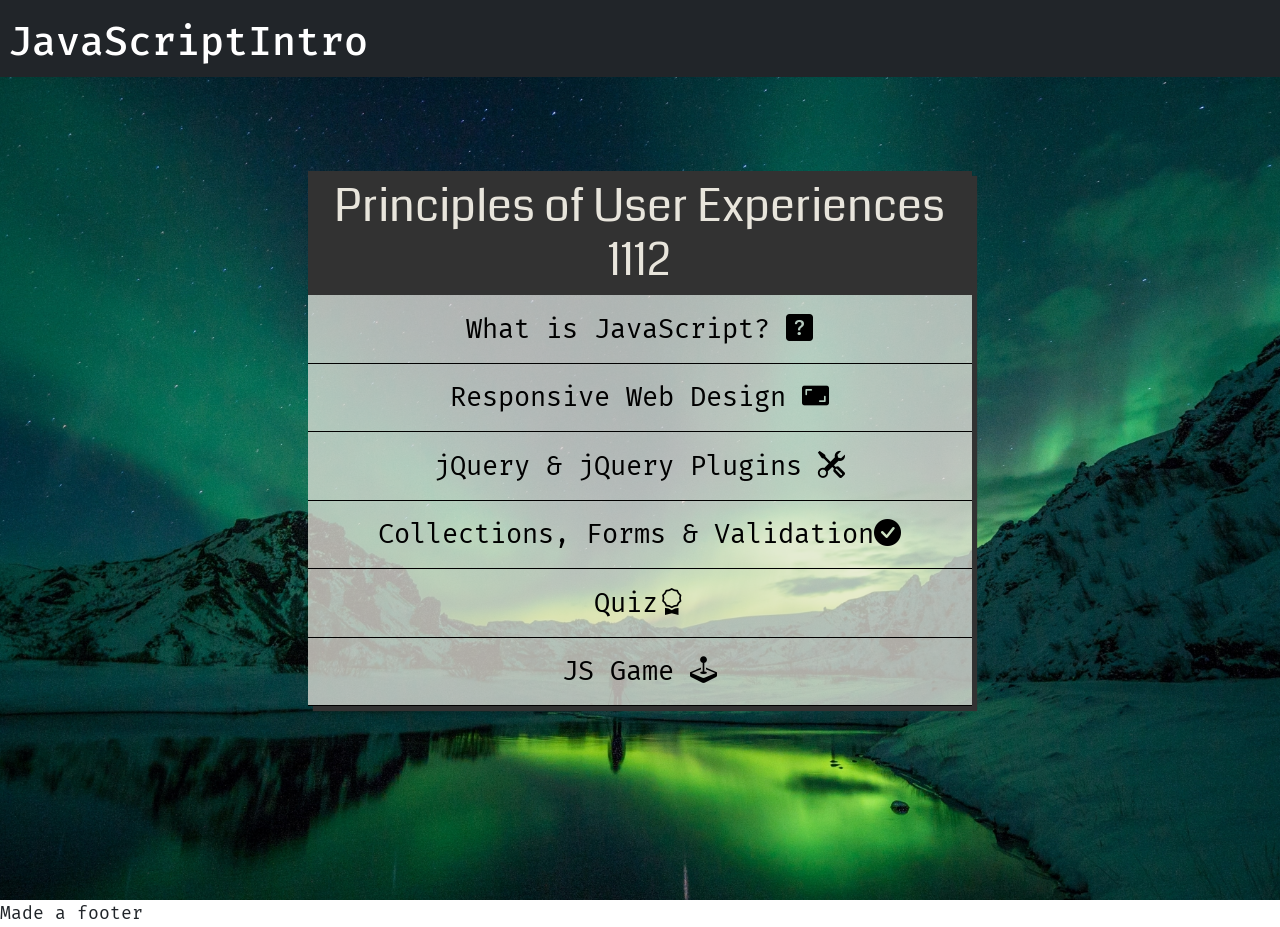
<file: index.html>
<!DOCTYPE html>
<html>
<head>
    <title>Principles of User Experience | Home</title>
    <meta name="viewport" content="width=device-width, initial-scale=1">
    <meta name="description" content="Welcome to an info site about JavaScript and front-end development practices." />
    <meta name="Author" content="Centriq Training" />
    <link rel="icon" type="image/png" sizes="32x32" href="/favicon-32x32.png">
    <link rel="icon" type="image/png" sizes="16x16" href="/favicon-16x16.png">
    <!-- Bootstrap Styling -->
    <link rel="stylesheet" href="css/vendor/bootstrap.min.css">

    <!-- Bootstrap icon CDN -->
    <link rel="stylesheet" href="https://cdn.jsdelivr.net/npm/bootstrap-icons@1.7.2/font/bootstrap-icons.css">

    <!-- Custom Styling -->
    <link rel="stylesheet" href="css/custom.css" />
</head>
<body>
    <header class="bg-dark text-white p-2">
        <h1>JavaScript<span id="spanToStyle">Intro</span></h1>
    </header>  
    <main id="bg">
        <div class="wrapper">
            <section class="landing">
                <div class="landingContainer">
                    <h1 class="p-2">Principles of User Experiences 1112</h1>
                    <ul>
                        <li>
                            <a href="/jsintro.html">What is JavaScript? <i class="bi bi-question-square-fill"></i></a>
                        </li>
                        <li>
                            <a href="/responsive.html">Responsive Web Design <i class="bi bi-aspect-ratio-fill"></i></a>
                        </li>
                        <li>
                            <a href="/jquery.html">jQuery & jQuery Plugins <i class="bi bi-tools"></i></a>
                        </li>
                        <li>
                            <a href="/collections.html">Collections, Forms & Validation<i
                                    class="bi bi-check-circle-fill"></i></a>
                        </li>
                        <li>
                            <a href="/quiz.html">Quiz<i
                                    class="bi bi-award"></i></a>
                        </li>
                        <li>
                            <a href="/game.html">JS Game <i class="bi bi-joystick"></i></a>
                        </li>
                    </ul>
                </div>
                
            </section>
        </div>
    </main>
    <footer>
        Made a footer
    </footer>
    <!--The script below will incoporate the JS written into main.js. Now, when index.html loads,
    it will also load main.js, We order the script tags in order of dependency in HTML files -->
    <script src="/js/main.js"></script>
</body>
</html>
</file>
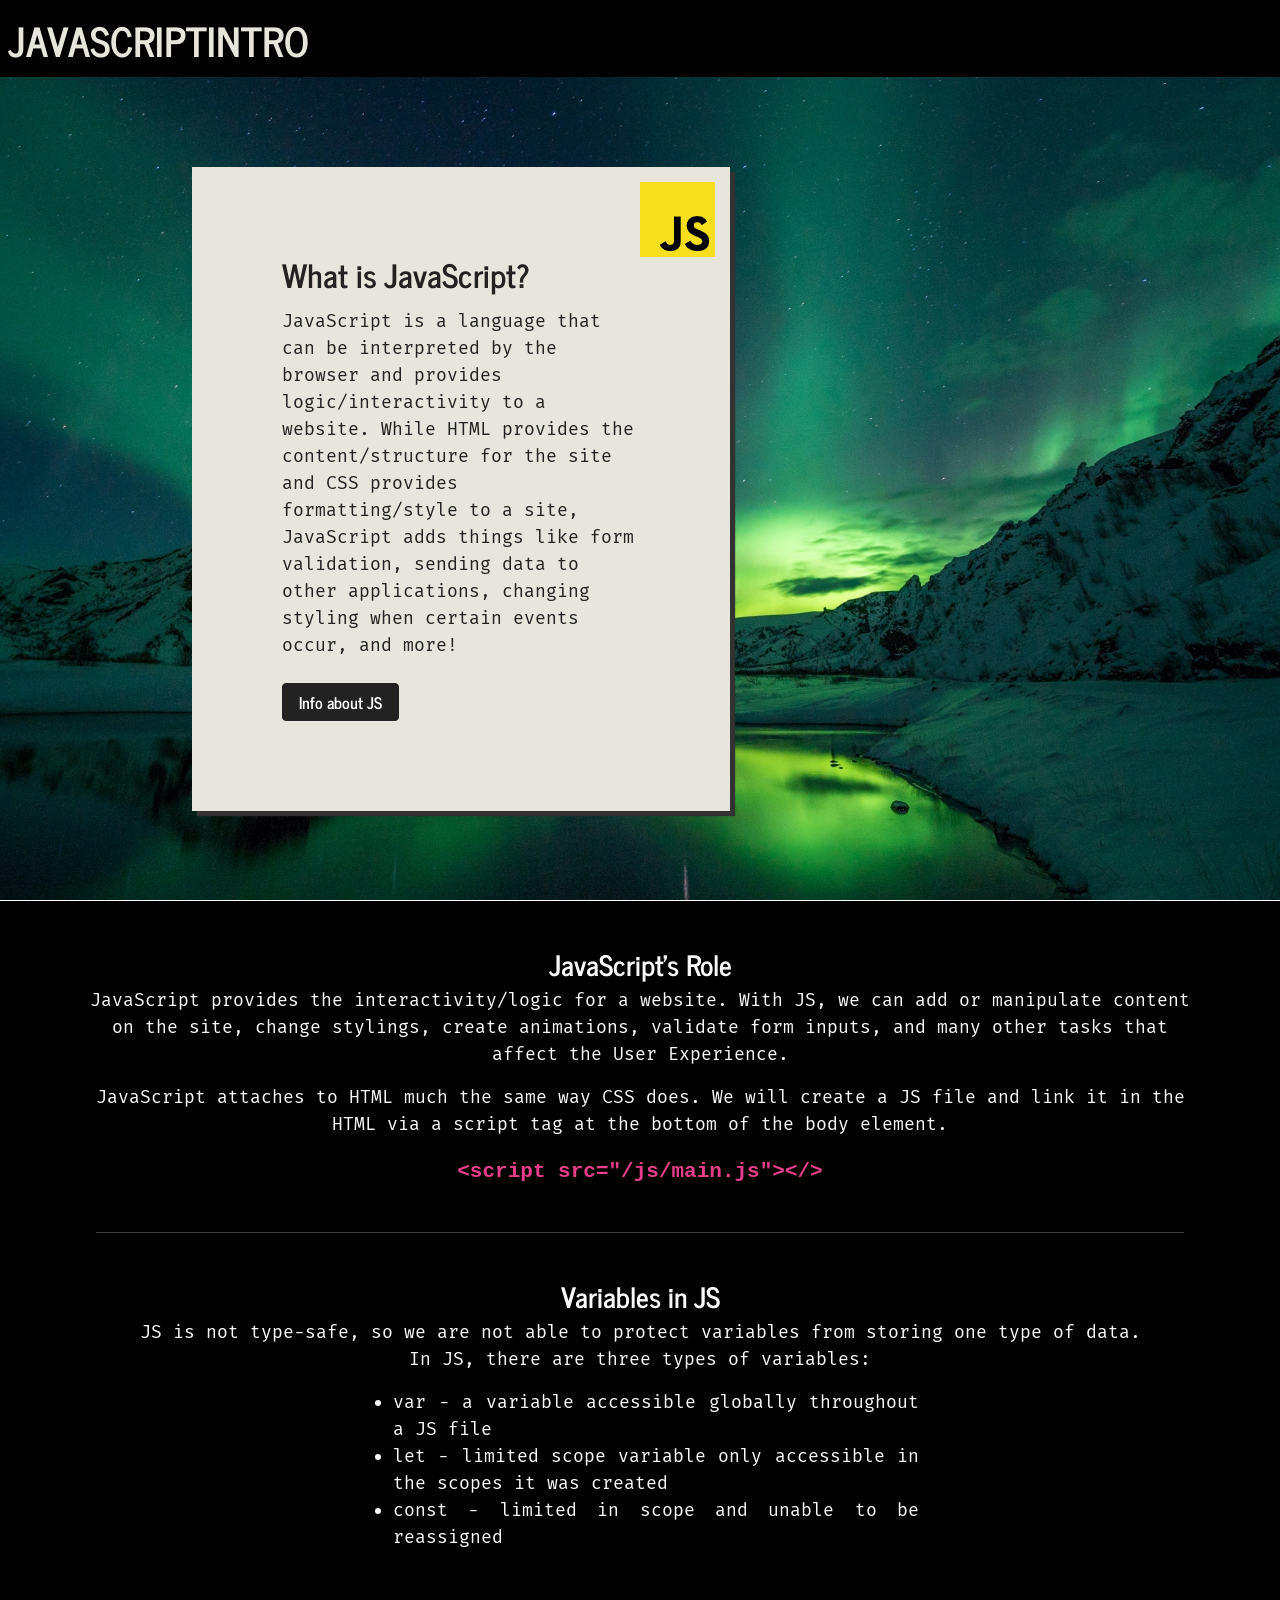
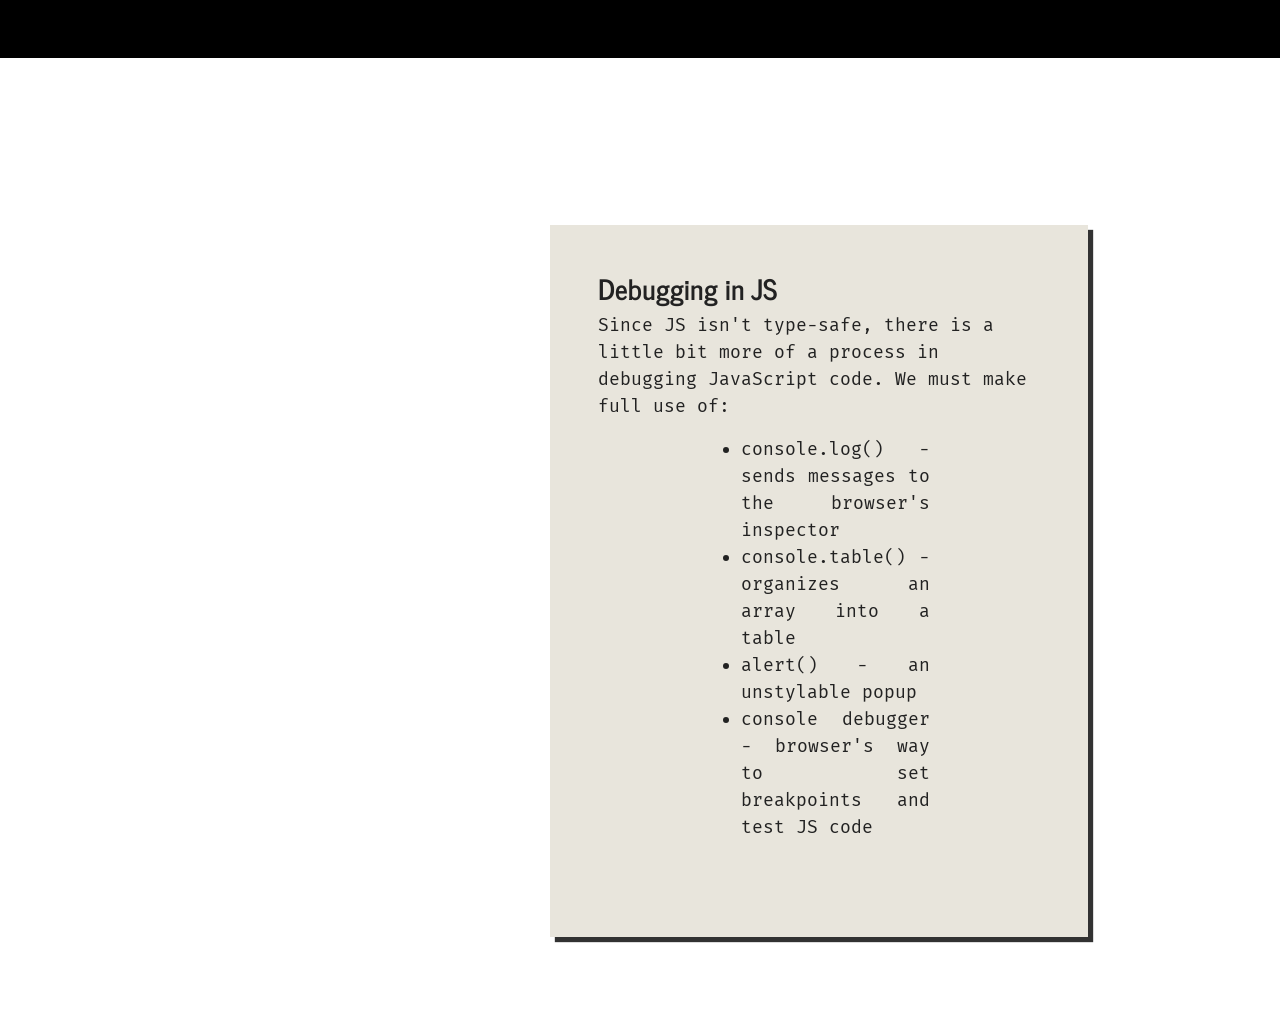
<file: jsintro.html>
<!DOCTYPE html>
<html>

<head>
    <title>Principles of User Experience | JS INTRO</title>
    <meta name="viewport" content="width=device-width, initial-scale=1">
    <meta name="description" content="Welcome to an info site about JavaScript and front-end development practices." />
    <meta name="Author" content="Centriq Training" />
    <link rel="icon" type="image/png" sizes="32x32" href="/favicon-32x32.png">
    <link rel="icon" type="image/png" sizes="16x16" href="/favicon-16x16.png">
    <!-- Bootstrap Styling -->
    <link rel="stylesheet" href="/css/vendor/bootstrap.min.css">

    <!-- Bootstrap icon CDN -->
    <link rel="stylesheet" href="https://cdn.jsdelivr.net/npm/bootstrap-icons@1.7.2/font/bootstrap-icons.css">

    <!-- Bootstrap Theme Styling -->
    <link rel="stylesheet" href="/css/vendor/journal.min.css" id="theme" />
    
    <!-- Custom Styling -->
    <link rel="stylesheet" href="/css/custom.css" />
</head>

<body>
    <header class="bg-dark text-white p-2">
        <a href="/" class="navbar-brand">
            <h1>JavaScript<span id="spanToStyle">Intro</span></h1>
        </a>       
    </header>
    
    <main id="bg">
        <section class="about">
            <div class="introContainer">
                <article class="introToJS text-dark">
                    <h2>What is JavaScript?</h2>
                    <p class="mt-3">JavaScript is a language that can be interpreted by the browser and provides
                        logic/interactivity to a website. While HTML provides the content/structure for the site and CSS
                        provides formatting/style to a site, JavaScript adds things like form validation, sending data
                        to
                        other
                        applications, changing styling when certain events occur, and more!</p>
                    <a class="btn btn-dark mt-2" href="https://developer.mozilla.org/en-US/docs/Web/JavaScript"
                        target="_blank" rel="noreferrer">Info about JS</a>
                    <img src="/images/JSLogo.png" alt="JavaScript logo" class="img-responsive" />
                </article>
            </div>
            <article class="bg-dark text-light mb-5 p-5 text-center">
                <div class="container">
                    <section>
                        <h3>JavaScript's Role</h3>
                        <p>
                            JavaScript provides the interactivity/logic for a website. With JS, we can add or manipulate
                            content on the site, change stylings, create animations, validate form inputs, and many
                            other
                            tasks that affect the User Experience.
                        </p>
                        <p>JavaScript attaches to HTML much the same way CSS does. We will create a JS file and link it
                            in
                            the HTML via a script tag at the bottom of the body element.
                            <br>
                        <h4><code>&lt;script src="/js/main.js"&gt;&lt;/&gt;</code></h4>
                        </p>
                    </section>
                </div>
                <hr class="m-5" />
                <div class="container">
                    <section>
                        <h3>Variables in JS</h3>
                        <p>JS is not type-safe, so we are not able to protect variables from storing one type of data.
                            <br />
                            In JS, there are three types of variables:
                        <ul>
                            <li>var - a variable accessible globally throughout a JS file</li>
                            <li>let - limited scope variable only accessible in the scopes it was created</li>
                            <li>const - limited in scope and unable to be reassigned</li>
                        </ul>
                        </p>
                        <br />                   
                        <p id="foo"></p>
                    </section>
                </div>
                <!-- JSINTRO END STEP 7 -->
            </article>
            <!-- JSINTRO - STEP 14 -->
            <div class="introContainer debug">
                <article class="introToJS p-5 text-dark">
                    <div class="mb-5">
                        <h3>Debugging in JS</h3>
                        <p>Since JS isn't type-safe, there is a little bit more of a process in debugging JavaScript
                            code.
                            We must make full use of:
                        <ul>
                            <li>console.log() - sends messages to the browser's inspector</li>
                            <li>console.table() - organizes an array into a table</li>
                            <li>alert() - an unstylable popup</li>
                            <li>console debugger - browser's way to set breakpoints and test JS code</li>
                        </ul>
                        </p>
                    </div>
                </article>
            </div>
         
        </section>
    </main>

    <script src="/js/vendor/jquery-3.6.0.min.js"></script>
    <script src="/js//vendor/bootstrap.min.js"></script>
</body>

</html>
</file>
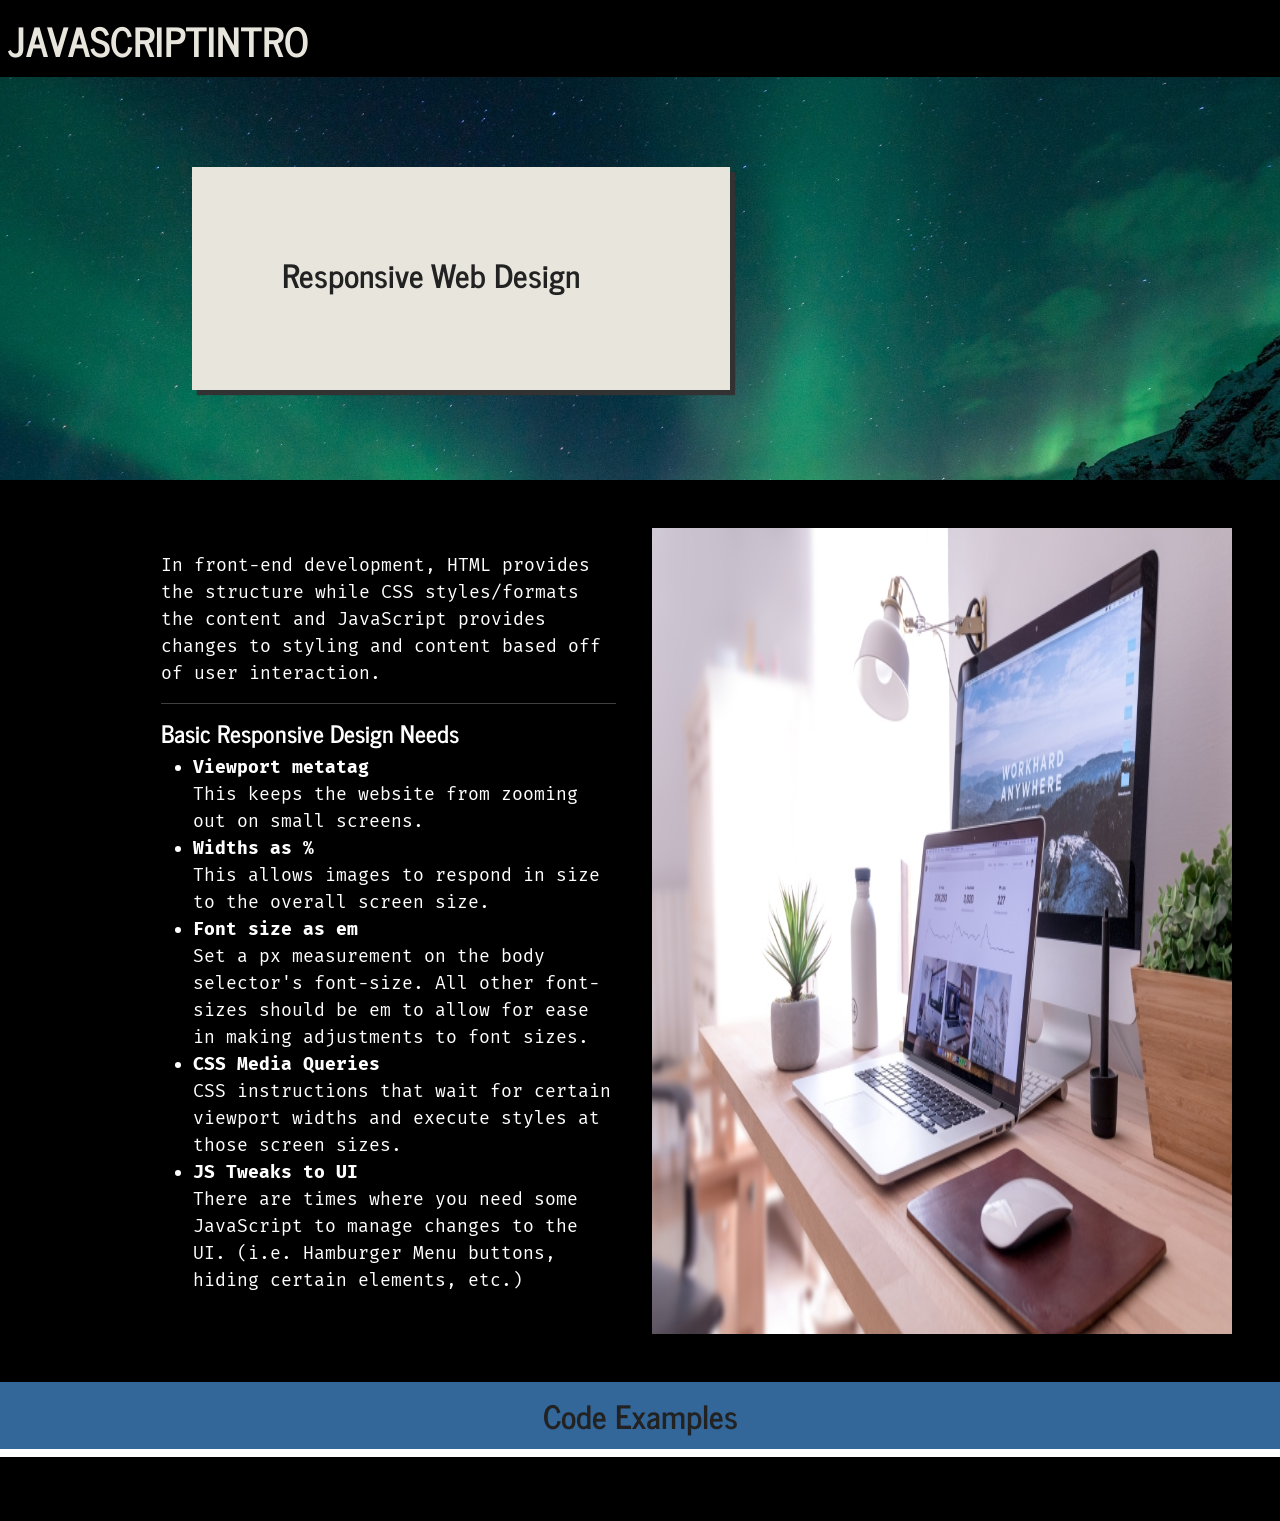
<file: responsive.html>
<!DOCTYPE html>
<html>

<head>
    <title>Principles of User Experience | Responsive Web Design</title>
    <meta name="description" content="Welcome to an info site about JavaScript and front-end development practices." />
    <meta name="Author" content="Centriq Training" />
    <link rel="icon" type="image/png" sizes="32x32" href="/favicon-32x32.png">
    <link rel="icon" type="image/png" sizes="16x16" href="/favicon-16x16.png">
    <!-- Bootstrap Styling -->
    <link rel="stylesheet" href="/css/vendor/bootstrap.min.css">

    <!-- Bootstrap icon CDN -->
    <link rel="stylesheet" href="https://cdn.jsdelivr.net/npm/bootstrap-icons@1.7.2/font/bootstrap-icons.css">

    <!-- Bootstrap Theme Styling -->
    <link rel="stylesheet" href="/css/vendor/journal.min.css" />

    <!-- Custom Styling -->
    <link rel="stylesheet" href="/css/custom.css" />
</head>

<body>
    <header class="bg-dark text-white p-2">        
        <a href="/" class="navbar-brand">
            <h1>JavaScript<span id="spanToStyle">Intro</span></h1>
        </a>       
    </header>    
    <main id="bg">
        <section class="responsive">
            <div class="introContainer">                
                <article class="introToJS text-dark">
                    <h2>Responsive Web Design</h2>
                </article>
            </div>
            <article class="bg-dark text-white p-5">
                <div class="row">
                    <div class="col-md-5 offset-md-1 p-4">
                        <p>In front-end development, HTML provides the structure while CSS styles/formats the content and JavaScript provides changes to styling and content based off of user interaction.</p>
                        <hr/>
                        <h2 class="fs-4">Basic Responsive Design Needs</h2>    
                        <ul>
                                <li><strong>Viewport metatag</strong><br/>This keeps the website from zooming out on small screens.</li>
                                <li><strong>Widths as %</strong><br/>This allows images to respond in size to the overall screen size.</li>
                                <li><strong>Font size as em</strong><br/>Set a px measurement on the body selector's font-size. All other font-sizes should be em to allow for ease in making adjustments to font sizes.</li>
                                <li><strong>CSS Media Queries</strong><br/>CSS instructions that wait for certain viewport widths and execute styles at those screen sizes.</li>
                                <li><strong>JS Tweaks to UI</strong><br/>There are times where you need some JavaScript to manage changes to the UI. (i.e. Hamburger Menu buttons, hiding certain elements, etc.)</li>
                            </ul>
                    </div>
                    <img src="/images/response.jpg" class="col-md-6" />
                </div>
            </article>
            <h2 class="bg-info text-dark text-center p-3">Code Examples</h2>        
        </section>
    </main>
    <footer class="text-white bg-dark p-4">
        <p class="text-center" id="copyright"></p>
    </footer>


    <script src="/js/vendor/jquery-3.6.0.min.js"></script>
    <script src="/js/vendor/bootstrap.min.js"></script>
    
    <script src="/js/main.js"></script>
</body>

</html>
</file>
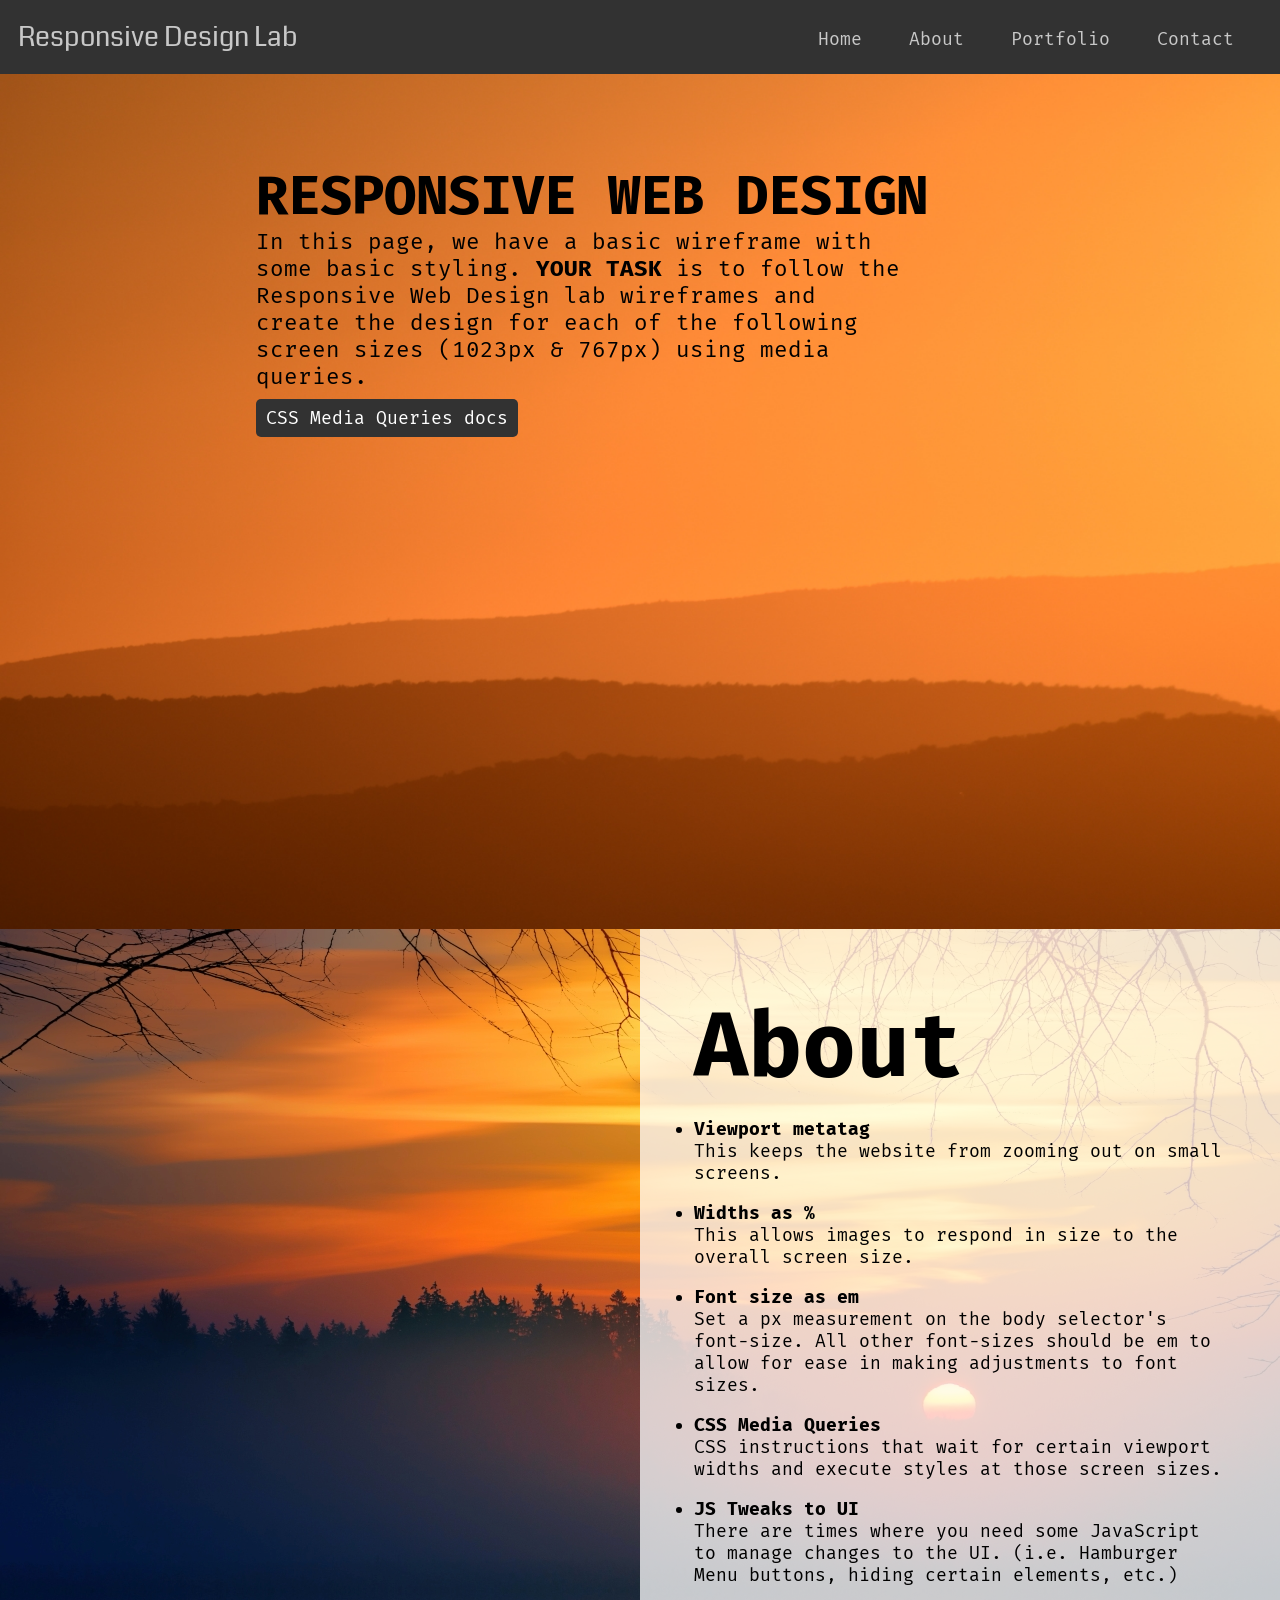
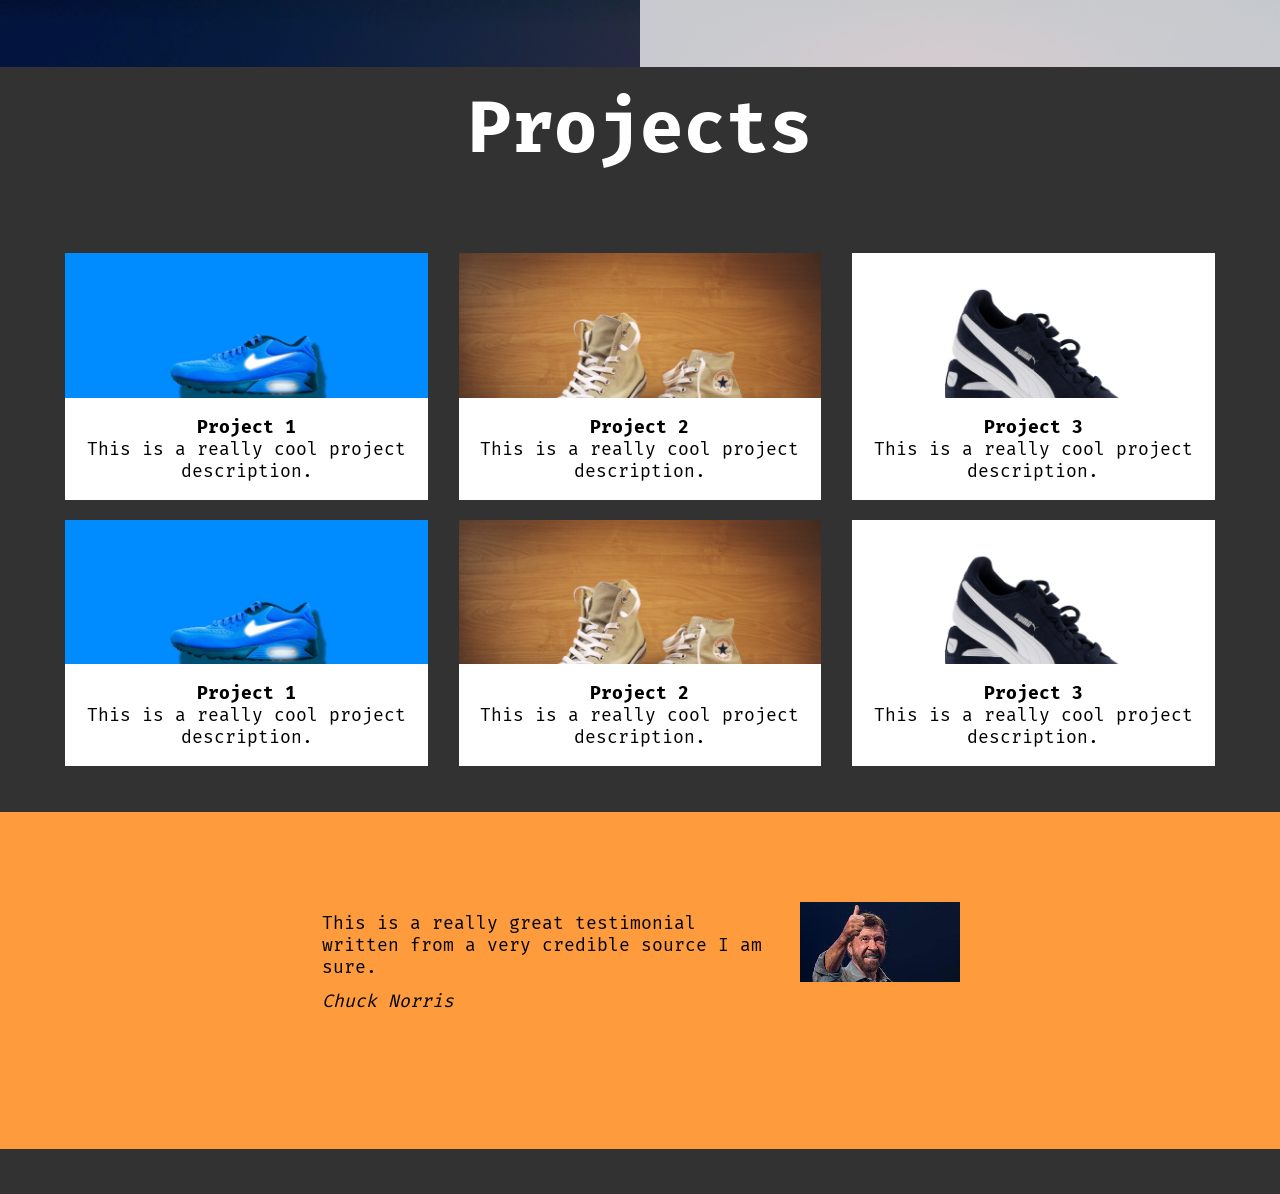
<file: wireframe.html>
<!DOCTYPE html>
<html>

<head>
    <title>Responsive Design Lab</title>
    <meta name="description" content="This is a lab assignment for TekLadder students"/>
    <link href="/css/rwdLab.css" rel="stylesheet" />
</head>
<body>
    <header>
        <a href="/index.html" class="brand">Responsive Design Lab</a>
        <nav>
            <ul class="topNav">
                <li>
                    <a href="#">
                        Home
                    </a>
                </li>
                <li>
                    <a href="#">
                        About
                    </a>
                </li>
                <li>
                    <a href="#">
                        Portfolio
                    </a>
                </li>
                <li>
                    <a href="#">
                        Contact
                    </a>
                </li>
            </ul>
        </nav>
    </header>
    <main>
        <section class="banner">
            <div>
                <h2>Responsive Web Design</h2>
                <p>In this page, we have a basic wireframe with some basic styling. <strong>YOUR TASK</strong> is to follow
                    the Responsive Web Design lab wireframes and create the design for each of the following screen sizes
                    (1023px & 767px) using media queries.</p>
                <a class="btn btn-dark" href="https://www.w3schools.com/cssref/css3_pr_mediaquery.asp" target="_blank" rel="noreferrer">CSS Media
                    Queries docs</a>
            </div>
        </section>
        <section class="about">
            <article>
                <h3>About</h3>
                <ul>
                    <li><strong>Viewport metatag</strong><br/>This keeps the website from zooming out on small screens.</li>
                    <li><strong>Widths as %</strong><br/>This allows images to respond in size to the overall screen size.</li>
                    <li><strong>Font size as em</strong><br/>Set a px measurement on the body selector's font-size. All other font-sizes should be em to allow for ease in making adjustments to font sizes.</li>
                    <li><strong>CSS Media Queries</strong><br/>CSS instructions that wait for certain viewport widths and execute styles at those screen sizes.</li>
                    <li><strong>JS Tweaks to UI</strong><br/>There are times where you need some JavaScript to manage changes to the UI. (i.e. Hamburger Menu buttons, hiding certain elements, etc.)</li>
                </ul>
            </article>
        </section>
        <section class="projects">
            <h3>Projects</h3>
            <article class="project-container">
                <section class="single-project">
                    <img src="/images/shoe1.jpg" />
                    <div>
                        <h4>Project 1</h4>
                        <p>This is a really cool project description.</p>
                    </div>
                </section>
                <section class="single-project">
                    <img src="/images/shoe2.jpg" />
                    <div>
                        <h4>Project 2</h4>
                        <p>This is a really cool project description.</p>
                    </div>
                </section>
                <section class="single-project">
                    <img src="/images/shoe3.jpg" />
                    <div>
                        <h4>Project 3</h4>
                        <p>This is a really cool project description.</p>
                    </div>
                </section>
                <section class="single-project">
                    <img src="/images/shoe1.jpg" />
                    <div>
                        <h4>Project 1</h4>
                        <p>This is a really cool project description.</p>
                    </div>
                </section>
                <section class="single-project">
                    <img src="/images/shoe2.jpg" />
                    <div>
                        <h4>Project 2</h4>
                        <p>This is a really cool project description.</p>
                    </div>
                </section>
                <section class="single-project">
                    <img src="/images/shoe3.jpg" />
                    <div>
                        <h4>Project 3</h4>
                        <p>This is a really cool project description.</p>
                    </div>
                </section>
                </div>
        </section>
        <section class="testimonial">
            <img src="/images/chuck.jpg" alt="Chuck Norris could make this picture load!"/>
            <p>This is a really great testimonial written from a very credible source I am sure.</p>
            <p><em>Chuck Norris</em></p>
        </section>
    </main>
    <footer>
        <p id="copyright"></p>
    </footer>
    <script src="/js/vendor/jquery-3.6.0.min.js"></script>
</body>
</html>
</file>
<file: css/custom.css>
/* #region General Styles */
@import url("https://fonts.googleapis.com/css2?family=Coda&family=Fira+Mono:wght@400;500;700&display=swap");

/*  Fonts
 font-family: 'Coda', cursive;
font-family: 'Fira Mono', monospace;

    Colors
    light: rgb(232,229,220)
    blue: rgb(6,26,63)
    orangered: rgb(254,69,31)
 */
* {
  padding: 0;
  margin: 0;
  outline: none;
  border: none;
}

body {
  font-size: 18px;
  font-family: "Fira Mono", monospace;
}

main {
  background-image: url(/images/landing3.jpg);
  background-size: cover;
  background-position: center;
  background-repeat: no-repeat;
  background-attachment: fixed;
}

a {
  color: rgb(232, 229, 220);
  text-decoration: none;
  transition: .25s;
}


a:hover {
  color: rgb(254, 69, 31);
}

.color {
  color: rgb(0, 0, 0);
  background-color: rgb(232, 229, 220);
}

.wrapper {
  padding: 2em;
}

/* #endregion */

/* #region Landing Page */
section.landing {
  min-height: 92vh;
  padding-top: 15vh;
  text-align: center;
}
section.landing h1 {
  font-family: "Coda", cursive;
  font-size: 2.5em;
  background-color: rgb(50, 50, 50);
  color: rgb(232, 229, 220);
  margin: 0 auto;
}
section.landing ul {
  list-style-type: none;
  padding: 0;
  margin-top: 0;
  background-color: rgb(232, 229, 220, 0.75);
}

section.landing div.landingContainer {
  width: 55%;
  margin: auto;
  box-shadow: 5px 5px 1px rgb(50, 50, 50);
}
section.landing ul li {
  margin-left: 0;
  width: 100%;
}
section.landing a {
  display: block;
  font-size: 1.5em;
  padding: 0.5em;
  color: rgb(0, 0, 0);
  border-bottom: 1px solid black;
  transition: 0.25s ease;
}

section.landing a:hover {
  background-color: rgb(232, 229, 220);
  color: rgb(254, 69, 31);
}
/* #endregion */
/* #region JSINTRO */
/* Position is a property that allows us to customize where an element will go in the layout. By default, all elements are position: static. 
    Static - default
    Relative - a relative position from the static positioning
        -Good for moving an item a very small distance on the screen
    Absolute - detail the exact position an element will go on the screen
        -Good for moving an item to an exact position in a layout
        -Similar to a float in that it pulls the element from the layout and can result in content that is overlayed on top of other content.
    Fixed - The element will remain at the location in your screen no matter where you scroll...good for navigations that you want to stay at the top of the screen

With all of these property: value pairs, you will want to use the top, left, right, and bottom properties to detail the position you want it to take in the layout
*/
div.introContainer {
  padding: 5em 15vw;
  position: relative;
  margin-top: 4.25em;
}


.introToJS {
  background-color: rgb(232, 229, 220);
  width: 60%;
  padding: 5em;
  box-shadow: 5px 5px 1px rgb(50, 50, 50);
  position: relative;
}


.introToJS img {
  position: absolute;
  top: 15px;
  right: 15px;
  width: 75px;
  height: 75px;
}

.about ul {
  text-align: justify;
  width: 50%;
  margin: auto;
}

div.introContainer.debug .introToJS{
  width: 60%;
  margin-left: 40%;
}
/* #endregion */
/* #region RWD */

/* #region Menu */
header {
  height: 4.25em;
  position: fixed;
  top: 0;
  left:0;
  width: 100%;
  z-index: 10000;
}
header h1 {
  padding-top: .25em;
}
#menu {
  background-color: rgba(232,229,220, .95);
  padding: 0;
  width: 0;
  position: fixed;
  top: 0;
  right: 0;
  height: 0;
  text-align: center;
  font-family: 'Coda', cursive;
  overflow: hidden;
  transition: .25s ease;
  z-index: 100000;
}

#menu h2 {
  font-style: italic;
}

#menu button#close {
  position: absolute;
  top: .75em;
  right: .75em;
  font-size: 1.5em;
  background: none;
  transition: .25s ease;
}

button#closeButton i#closeButton:hover{
  color: rgb(254, 69, 31) !important;
}

#menu button:hover {
  color: rgb(254,69,31);
}

#hamburger {
  background: none;
  color: rgb(232,229,220);
  border-radius: 1px;
  padding: 0 .25em;
  font-size: 2.5em;
  position: absolute;
  top: 2px;
  right: 2px;
  transition: .25s;
}
#hamburger:hover {
  color: rgb(254,69,31);
}

ul.landing-menu {
  margin-top: 2em;
  font-family: 'Fira Mono', monospace;
  padding: 0;
}
ul.landing-menu h1 {
  width: 100%;
}
ul.landing-menu li {
  list-style: none;
}
ul.landing-menu li a{
  font-size: 1.5em;
  text-transform: capitalize;
  text-decoration: none;
  display: block;
  padding: 10px;
  transition: .25s ease;
  font-weight: bold;
}

ul.landing-menu li a:hover {
  color: rgb(254,69,31);
  letter-spacing: 1px;
}


button.toggleText {
  display: none;
}

ul.landing-menu  a.active {
  color: rgb(254, 69, 31);
  letter-spacing: 1px;
}




/* JQUERY - STEP 10 */
h4.beefup__head button{
  color: rgb(232,229,220);
}

.beefup__body {
  border-top: 1px solid rgb(232, 229, 220);
}

a.color {
  color: rgb(254, 69, 31);
  transition: .25s;
}

a.color:hover {
  color: rgb(50, 50, 50);
}
section.jquery {
  background-color: rgba(50,50,50,.35);
}

button[type=button] {
  color: white;
}
/* JQUERY END STEP 10 go to custom lightbox HTML in jquery.html */
/* JQUERY - STEP 14  Custom lightbox */
.thumb {
  cursor: pointer;
  border-radius: 10px;
}

#lightbox-container {
 position: fixed;
 top: 0;
 left: 0;
 width: 100%;
 height: 100%;
 background-color: rgba(0,0,0, .8);
 z-index: 200000;
 text-align: center;
 padding: 3em;
 display: none;/*Display none after you style the element the way you want. We will use jQuery to open this lightbox*/
}

#lightbox-container p {
 color: #fff;
}
#lightbox-content img {
  border-radius: 10px;
}
/*  JQUERY END STEP 9*/


/*#endregion*/

@media screen and (max-width: 997px){

    section.landing div.landingContainer {
        width: 100%;
    }

    .introToJS {
      width: 100%;
      padding: 2em;
    }

    .introToJS h2 {
      font-size: 2em;
    }

    article.addedClass {
      width: 100% !important;
      padding: 2em;
    }

    .singleItem {
      margin: 10px;
    }
    div.introContainer.debug .introToJS {
      width:100%;
      margin-left: 0;
    }

    .about ul {
      width: 100%;
    }

}
</file>
<file: css/rwdLab.css>
@import url("https://fonts.googleapis.com/css2?family=Coda&family=Fira+Mono:wght@400;500;700&display=swap");
*{
    padding: 0;
    margin: 0;
    border: none;
    outline: none;
}
body {
  font-family: "Fira Mono", monospace;
  font-size: 18px;
}

.btn.btn-dark{
    background-color: rgb(50,50,50);
    color: white;
    padding: 8px 10px;
    display: inline-block;
    margin: .5em 0;
    text-decoration: none;
    border-radius: 5px;
    transition: .25s;
}

.btn.btn-dark:hover {
    background-color: rgb(200,200,200);
    color: rgb(50,50,50); 
}
/* #region Navigation */
header {
    background-color: rgb(50,50,50);
    color: white;
    padding: 1em;
}
header a.brand {    
    font-family: 'Coda', cursive;
    display: inline-block;
    font-size: 1.5em;
    text-decoration: none;
}
header nav {
    float: right;
    padding: 10px;
}
header ul li {
    display:inline-block;
    padding: 0 1em;
}

a#navToggler {
    display: none;
    font-size: 2em;
    position: absolute;
    top: .25em;
    right: .5em;
}

nav a, header a.brand {
    color: rgb(200,200,200);
    transition: .25s ease-in-out;
    text-decoration: none;
}

nav a:hover, header a.brand:hover {
    color: rgb(254,155,61);
}
nav a {
    display:block;
}
/* #endregion */
/* #region Banner */

section.banner {
    background-image: url(/images/background2.jpg);
    background-size: cover;
    background-repeat: no-repeat;
    background-position: left;
    height: 95vh;
}

section.banner div {
    padding: 10vh 20%;
    height: 100%;
    color: black;
}

section h2 {
   text-transform: uppercase;
    font-size: 3em;
}

section.banner p {
    width: 85%;
    font-size: 1.25em;
}

/* #endregion */

/* #region About */
section.about {
    background-image: url(/images/landing1.jpg);
}

section.about article {
    box-sizing: border-box;
    width: 50%;
    margin-left: 50%;
    background-color: rgba(255,255,255, .75);
    color: black;
    padding: 7vh 3em;
    height: 100%;
}

section.about h3 {
    font-size: 5em;
}
section.about article ul li{
    margin: 1em 0;
}
/* #endregion */
/* #region Projects */
section.projects {
    background-color: rgb(50,50,50);
    color: white;
}

section.projects h3 {
    text-align: center;
    padding: .25em 0;
    font-size: 4em;
}

article.project-container {
    padding: 2em;
    margin: 1em 0 0;
   text-align: center;
}

section.single-project {
    width: 30%;
    display: inline-block;
    position:relative;
    margin: 10px;
}

section.single-project img {
    width: 100%;
}

section.single-project div {
    position: absolute;
    bottom: 0;
    left: 0;
    right: 0;
    padding: 1em;
    background-color: white;
    color: black;
}
/* #endregion */
/* #region Testimonials */
section.testimonial {
    background-color: rgb(254,155,61);
    color: black;
    padding: 10vh 25% 15vh;
}
section.testimonial img {
    width: 25%;
    float: right;
    margin-left: 1em;
}
section.testimonial p {
    padding: 10px 2px 2px;
    text-align: left;
}
/* #endregion */

footer {
    padding: 1em;
    text-align: center;
    font-size: 1.25em;
    background-color: rgb(50,50,50);
    color: white;
}

/* #region Media Queries Lab Solution */

    /* PLACE MEDIA QUERIES HERE */

/* #endregion */
</file>
